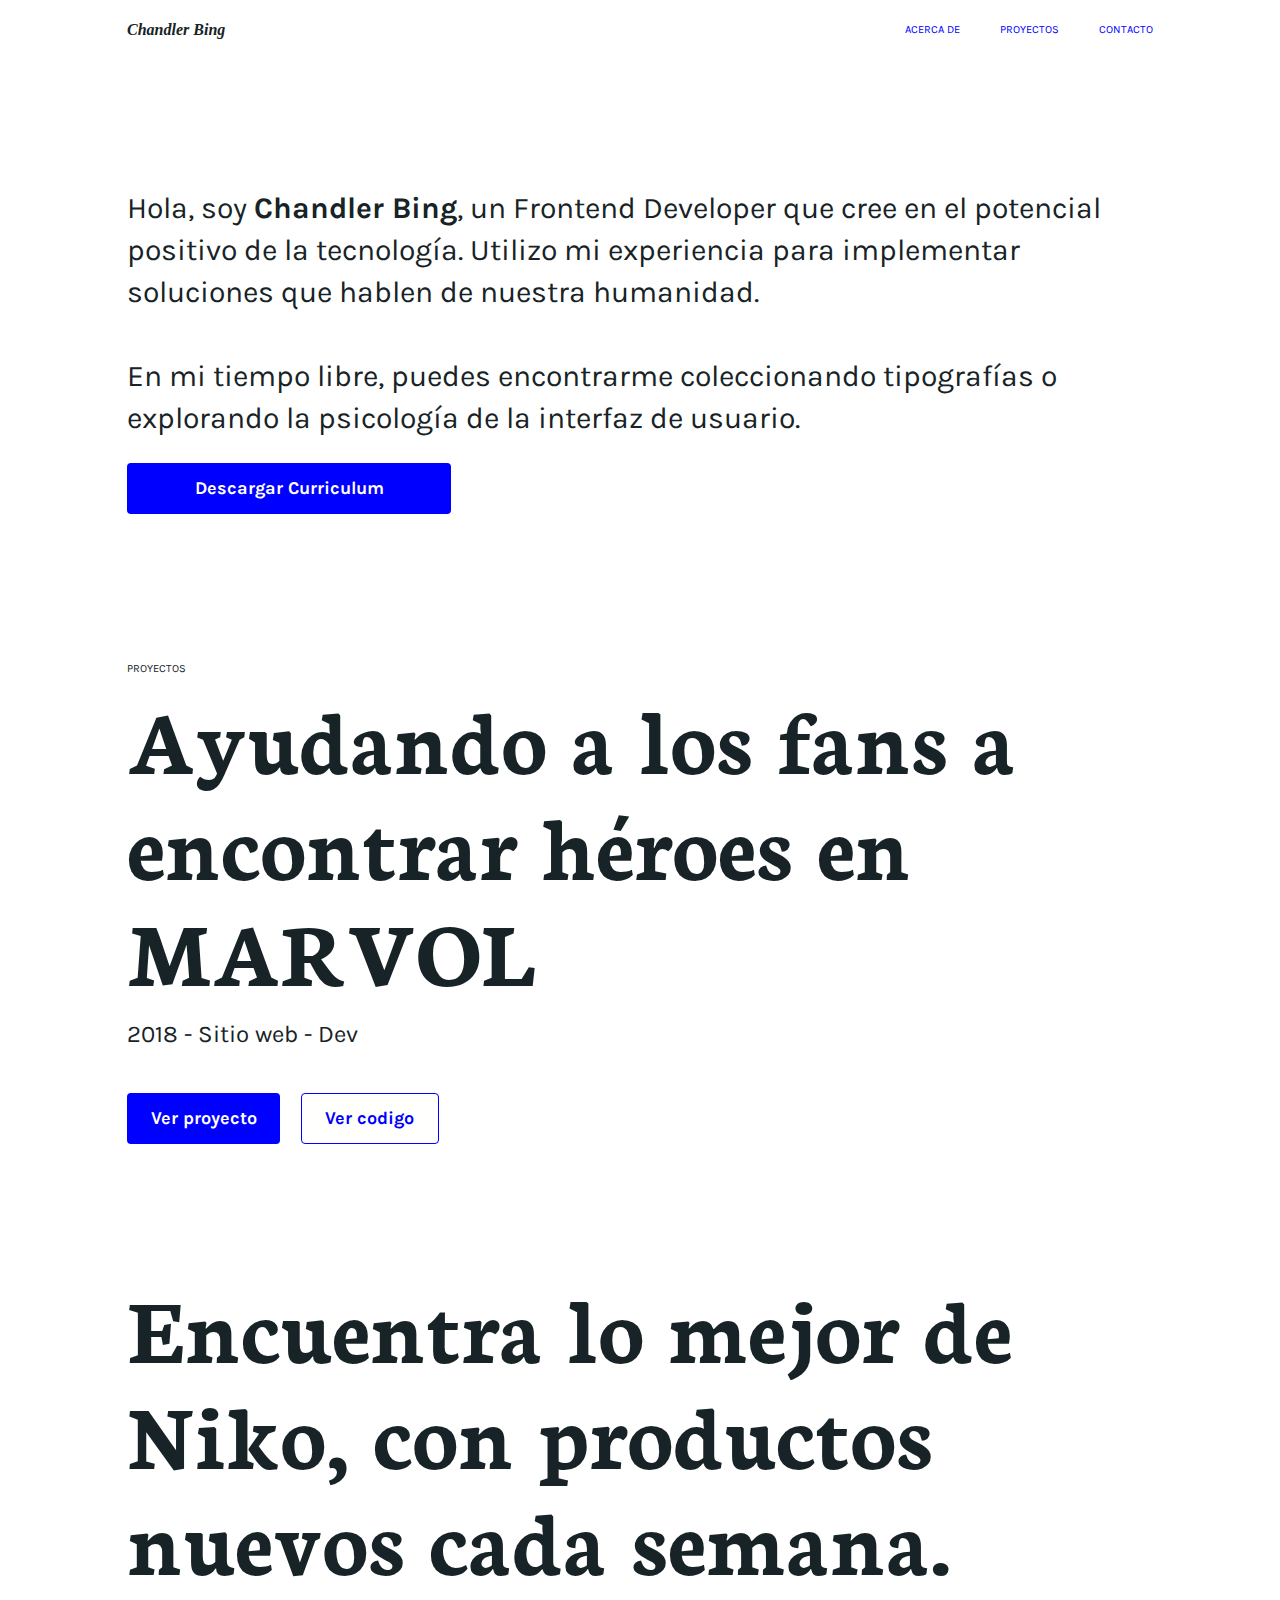
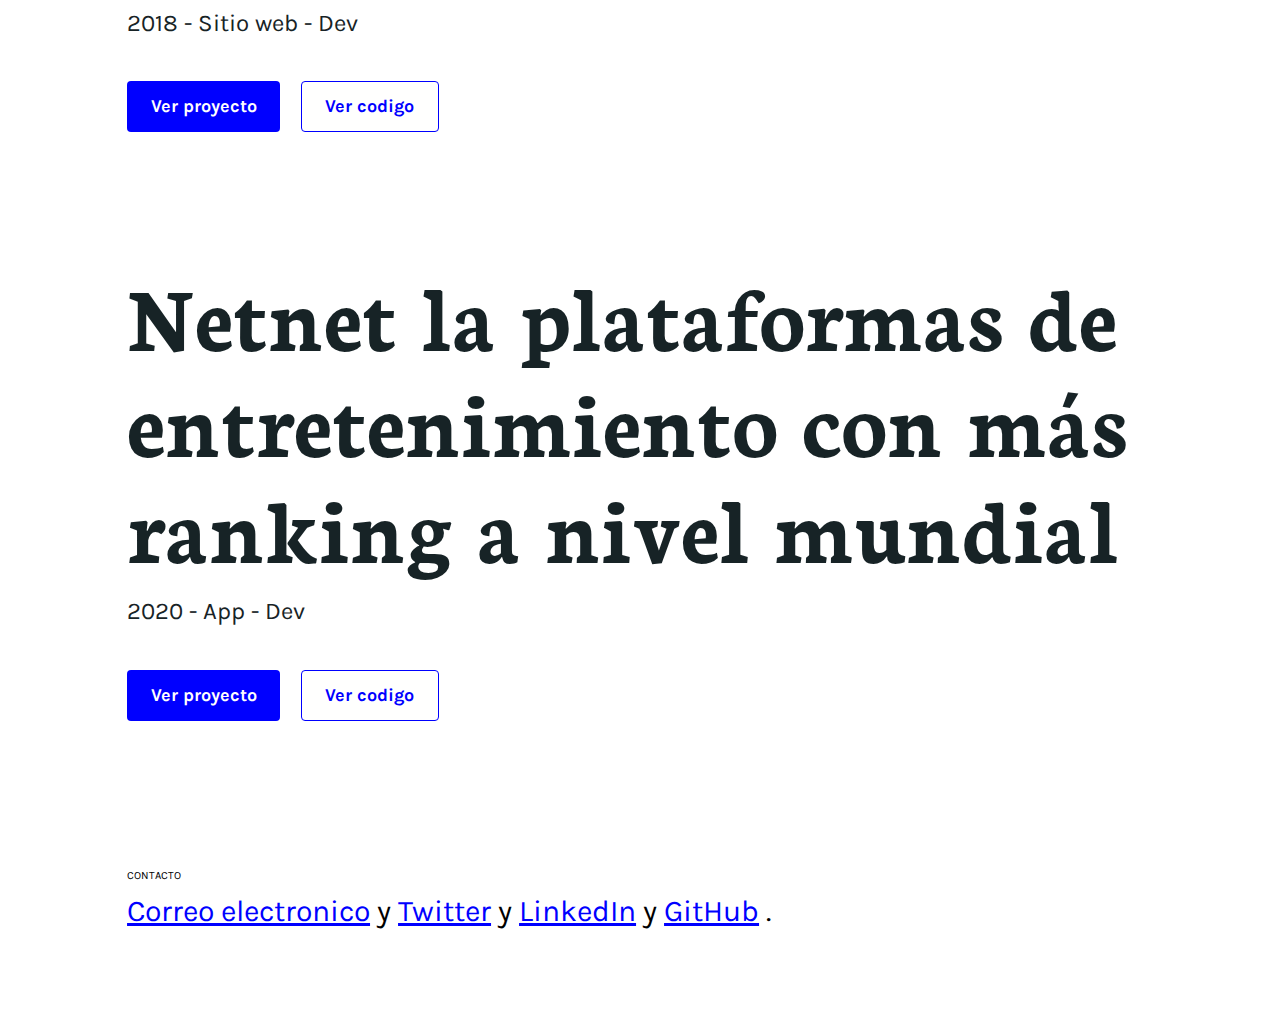
<file: index.html>
<!DOCTYPE html>
<html lang="en">

<head>
  <meta charset="UTF-8">
  <meta http-equiv="X-UA-Compatible" content="IE=edge">
  <meta name="viewport" content="width=device-width, initial-scale=1.0">
  <link rel="preconnect" href="https://fonts.googleapis.com">
  <link rel="preconnect" href="https://fonts.gstatic.com" crossorigin>
  <link href="https://fonts.googleapis.com/css2?family=Karla:wght@400;700&family=Neuton:wght@700&display=swap"
    rel="stylesheet">
  <link rel="stylesheet" href="./css/index.css">
  <title>Portafolio</title>
</head>

<body>
  <div class="layout">
    <div class="cabecera">
      <div class="header">
          <p>Chandler Bing</p>
          <img class="hamburger" src="./icons/icon-menu.svg" alt="menu">
          <img class="cerrar" src="./icons/multiply.svg" alt="cerrar">
      </div>
      <div class="nav">
        <div class="menucito">
          <a class="about" href="#">ACERCA DE</a>
          <a class="proyectos" href="./index.html">PROYECTOS</a>
          <a class="contacto" href="#">CONTACTO</a>
        </div>
      </div>
  </div>
    <div class="hero">
      <p>Hola, soy <b>Chandler Bing</b>, un Frontend Developer que cree en el potencial positivo de la tecnología.
        Utilizo mi
        experiencia para implementar soluciones que hablen de nuestra humanidad.
        <br> <br>
        En mi tiempo libre, puedes encontrarme coleccionando tipografías o explorando la psicología de la interfaz de
        usuario.
      </p>
      <div class="button">
        <button>Descargar Curriculum</button>
      </div>
    </div>
    <div class="projects">
      <span>PROYECTOS</span>
      <h1>Ayudando a los fans a encontrar héroes en MARVOL</h1>
      <p>2018 - Sitio web - Dev</p>
      <div class="buttons">
        <button class="project-button">Ver proyecto</button>
        <button class="code-button">Ver codigo</button>
      </div>
    </div>
    <div class="projects">
      <h1>Encuentra lo mejor de Niko, con productos nuevos cada semana.</h1>
      <p>2018 - Sitio web - Dev</p>
      <div class="buttons">
        <a href="./project2.html">
          <button class="project-button">Ver proyecto</button></a>
        <button class="code-button">Ver codigo</button>
      </div>
    </div>
    <div class="projects">
      <h1>Netnet la plataformas de entretenimiento con más ranking a nivel mundial</h1>
      <p>2020 - App - Dev</p>
      <div class="buttons">
        <button class="project-button">Ver proyecto</button>
        <button class="code-button">Ver codigo</button>
      </div>
    </div>
    <div class="footer">
      <span class="contacto">CONTACTO</span>
      <div class="redes">
        <a href="#">Correo electronico</a>
        <span>y</span>
        <a href="#">Twitter</a>
        <span>y</span>
        <a href="#">LinkedIn</a>
        <span>y</span>
        <a href="#">GitHub</a>
        <span>.</span>
      </div>
    </div>
  </div>

  <script>
    const hamburger = document.querySelector('.hamburger');
    const nav = document.querySelector('.nav');

    hamburger.addEventListener('click', () => {
      nav.style.display = nav.style.display === 'block' ? 'none' : 'block';
    });
  </script>
</body>

</html>
</file>
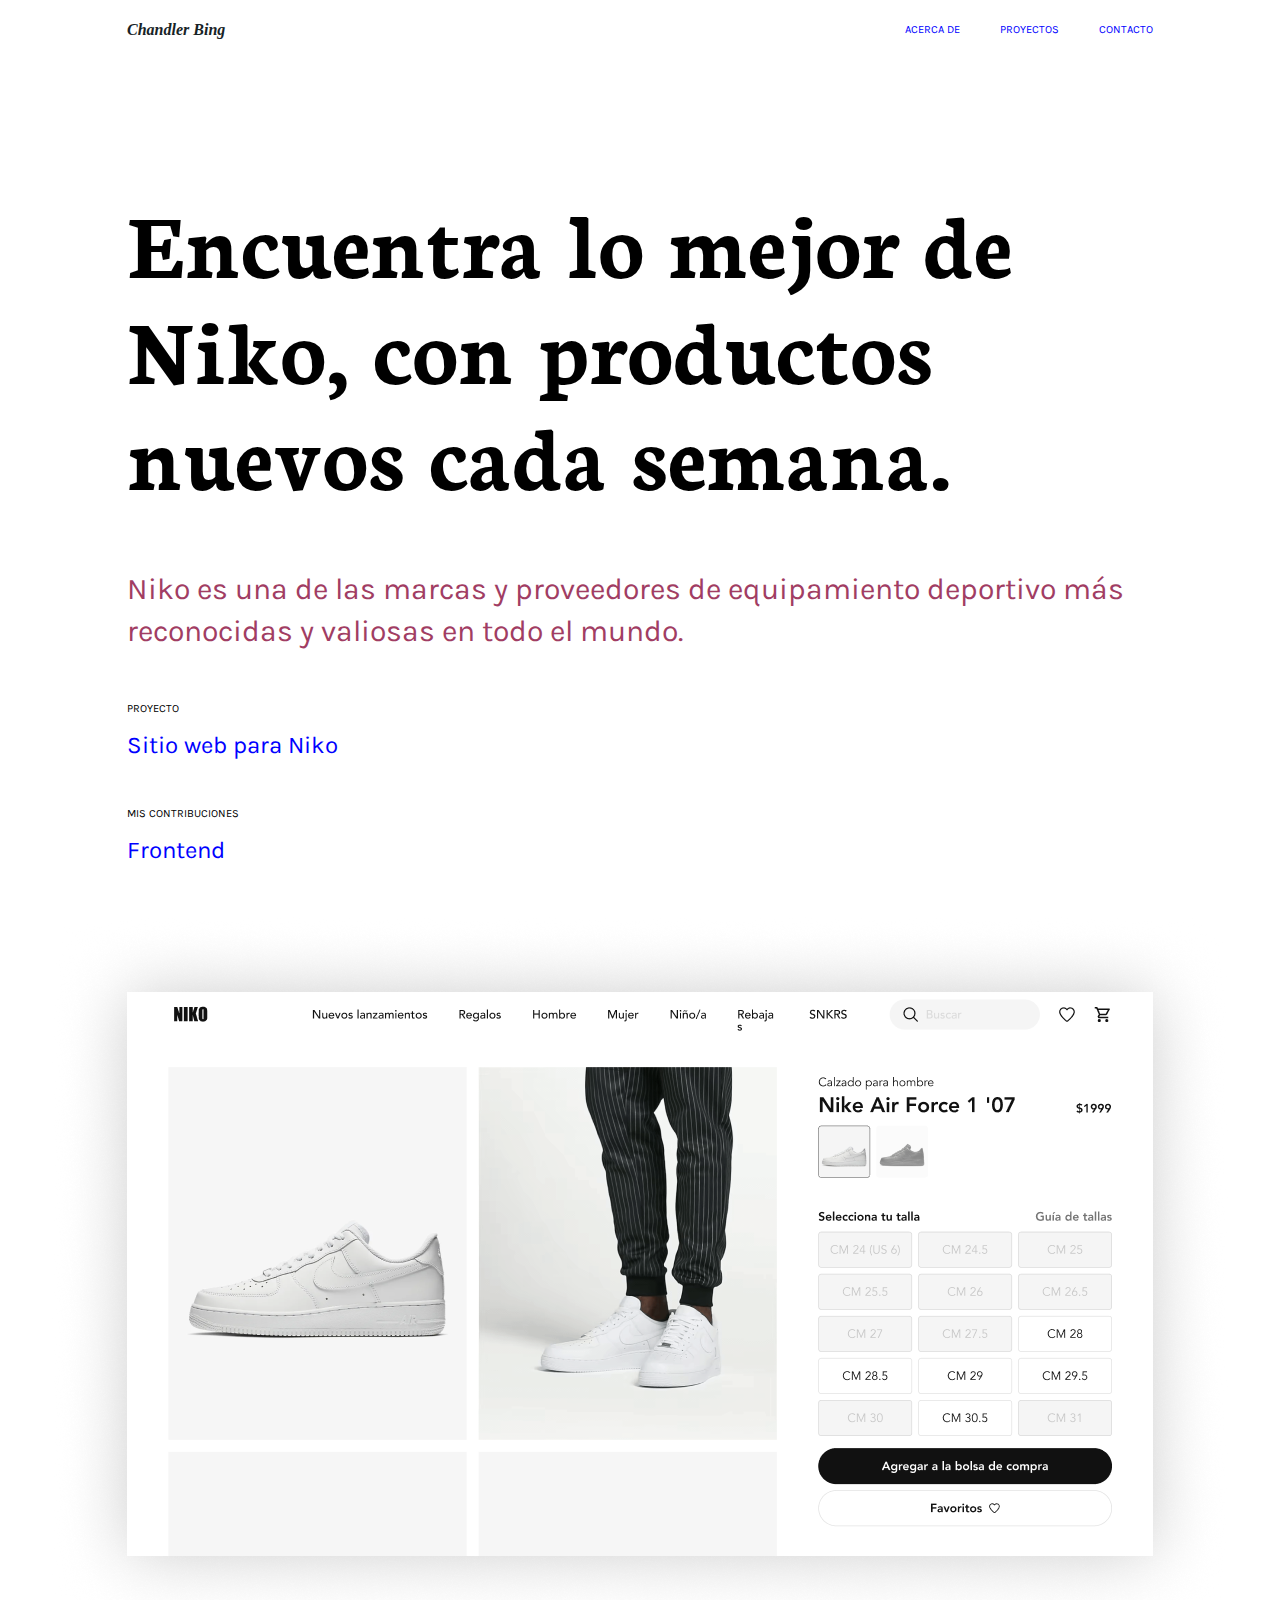
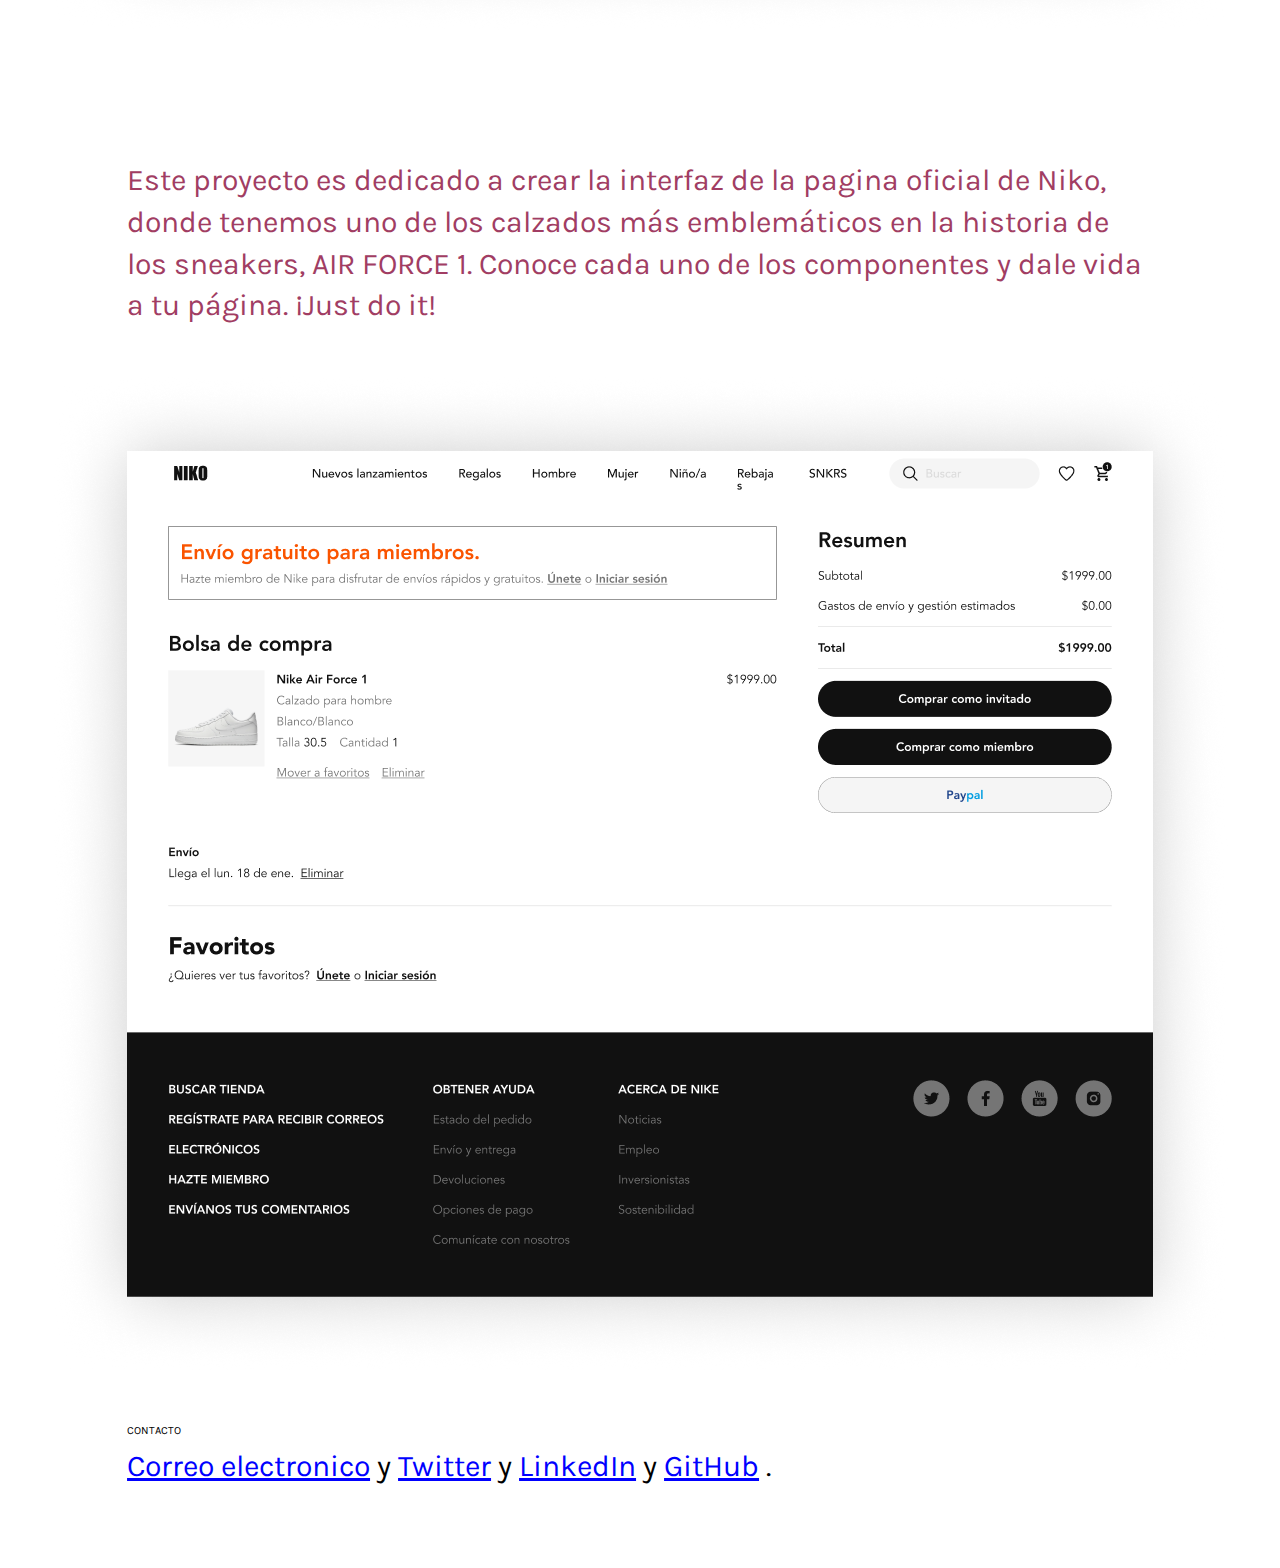
<file: project2.html>
<!DOCTYPE html>
<html lang="en">

<head>
    <meta charset="UTF-8">
    <meta http-equiv="X-UA-Compatible" content="IE=edge">
    <meta name="viewport" content="width=device-width, initial-scale=1.0">
    <link rel="preconnect" href="https://fonts.googleapis.com">
    <link rel="preconnect" href="https://fonts.gstatic.com" crossorigin>
    <link href="https://fonts.googleapis.com/css2?family=Karla:wght@400;700&family=Neuton:wght@700&display=swap"
        rel="stylesheet">
    <link rel="stylesheet" href="./css/index.css">
    <title>Niko Store</title>
</head>

<body>
    <div class="layout">
        <div class="cabecera">
            <div class="header">
                <p>Chandler Bing</p>
                <img class="hamburger" src="./icons/icon-menu.svg" alt="menu">
                <img class="cerrar" src="./icons/multiply.svg" alt="cerrar">
            </div>
            <div class="nav">
              <div class="menucito">
                <a class="about" href="#">ACERCA DE</a>
                <a class="proyectos" href="./index.html">PROYECTOS</a>
                <a class="contacto" href="#">CONTACTO</a>
              </div>
            </div>
        </div>
        <div class="hero-2">
            <h1>Encuentra lo mejor de Niko, con productos nuevos cada semana.</h1>
            <p>Niko es una de las marcas y proveedores de equipamiento deportivo más reconocidas y valiosas en todo el
                mundo.</p>
        </div>
        <div class="project-description">
            <span>PROYECTO</span>
            <p>Sitio web para Niko</p>
        </div>
        <div class="contributions">
            <span>MIS CONTRIBUCIONES</span>
            <p>Frontend</p>
        </div>
        <div class="niko-imagen">
            <img src="./images/1-Niko.png" alt="Niko-imagen-1">
        </div>
        <div class="hero-2">
            <p>Este proyecto es dedicado a crear la interfaz de la pagina oficial de Niko, donde tenemos uno de los
                calzados más emblemáticos en la historia de los sneakers, AIR FORCE 1. Conoce cada uno de los
                componentes y dale vida a tu página. ¡Just do it!</p>
        </div>
        <div class="niko-imagen imagen-2">
            <img src="./images/2-Niko.png" alt="Niko-checkout">
        </div>
        <div class="footer">
            <span class="contacto">CONTACTO</span>
            <div class="redes">
                <a href="#">Correo electronico</a>
                <span>y</span>
                <a href="#">Twitter</a>
                <span>y</span>
                <a href="#">LinkedIn</a>
                <span>y</span>
                <a href="#">GitHub</a>
                <span>.</span>
            </div>
        </div>
    </div>

    <script>
        const hamburger = document.querySelector('.hamburger');
        const nav = document.querySelector('.nav');

        hamburger.addEventListener('click', () => {
            nav.style.display = nav.style.display === 'block' ? 'none' : 'block';
        });
    </script>
</body>

</html>
</file>
<file: css/index.css>
@import './header.css';
@import './hero.css';
@import './projects.css';
@import './footer.css';


:root { 
  --primary: #0000ff; 
  --white: #fffffe; 
  --grey: #e0e0e0; 
  --secondary: #172326; 
  --tertiary: #a13d63; 
  --background-1: #f3f3f3; 
  --background-2: #242629; 
  --button-background: #7f5af0; 
  --headline1: 700 6rem/6.625rem Neuton; 
  --headline2: 700 4rem/4.75rem Neuton; 
  --headline3: 700 2rem/2.5rem Neuton; 
  --button: 700 1.125rem/1.6875rem Karla; 
  --caption: 400 0.6875rem/1rem Karla; 
  --headline5: 700 1.25rem/1.649999976158142rem Karla; 
  --headline4-bold: 700 1.5rem/2.21875rem Karla; 
  --headline4-regular: 400 1.5rem/2.21875rem Karla; 
  --body2-regular: 400 1.1875rem/1.6875rem Karla; 
  --body2-bold: 700 1.1875rem/1.6875rem Karla; 
  --body1-bold: 700 1.875rem/2.5999999046325684rem Karla; 
  --body1-regular: 400 1.875rem/2.5999999046325684rem Karla; 
}

body {
  font: var(--body1-regular);
  display: flex;
  justify-content: center;
  margin: 0;
}

h1{
  color: var(--primary);
  font: var(--headline1);
}

h2{
  color: var(--button-background);
  font: var(--headline2);
}

p{
  color: var(--tertiary);
  font: var(--button);
}

.layout {
  inline-size: 100%;
  max-inline-size: 64.12rem;
  block-size: 1fr;
  /* max-block-size: 100vh; */
  /* border: 5px solid red; */
  
}

@media screen and (max-width: 414px) {
  .layout {
  inline-size: 100%;
  max-inline-size: 24.37rem;
  block-size: 1fr;
  padding-inline: 1.12rem;
}

}
</file>
